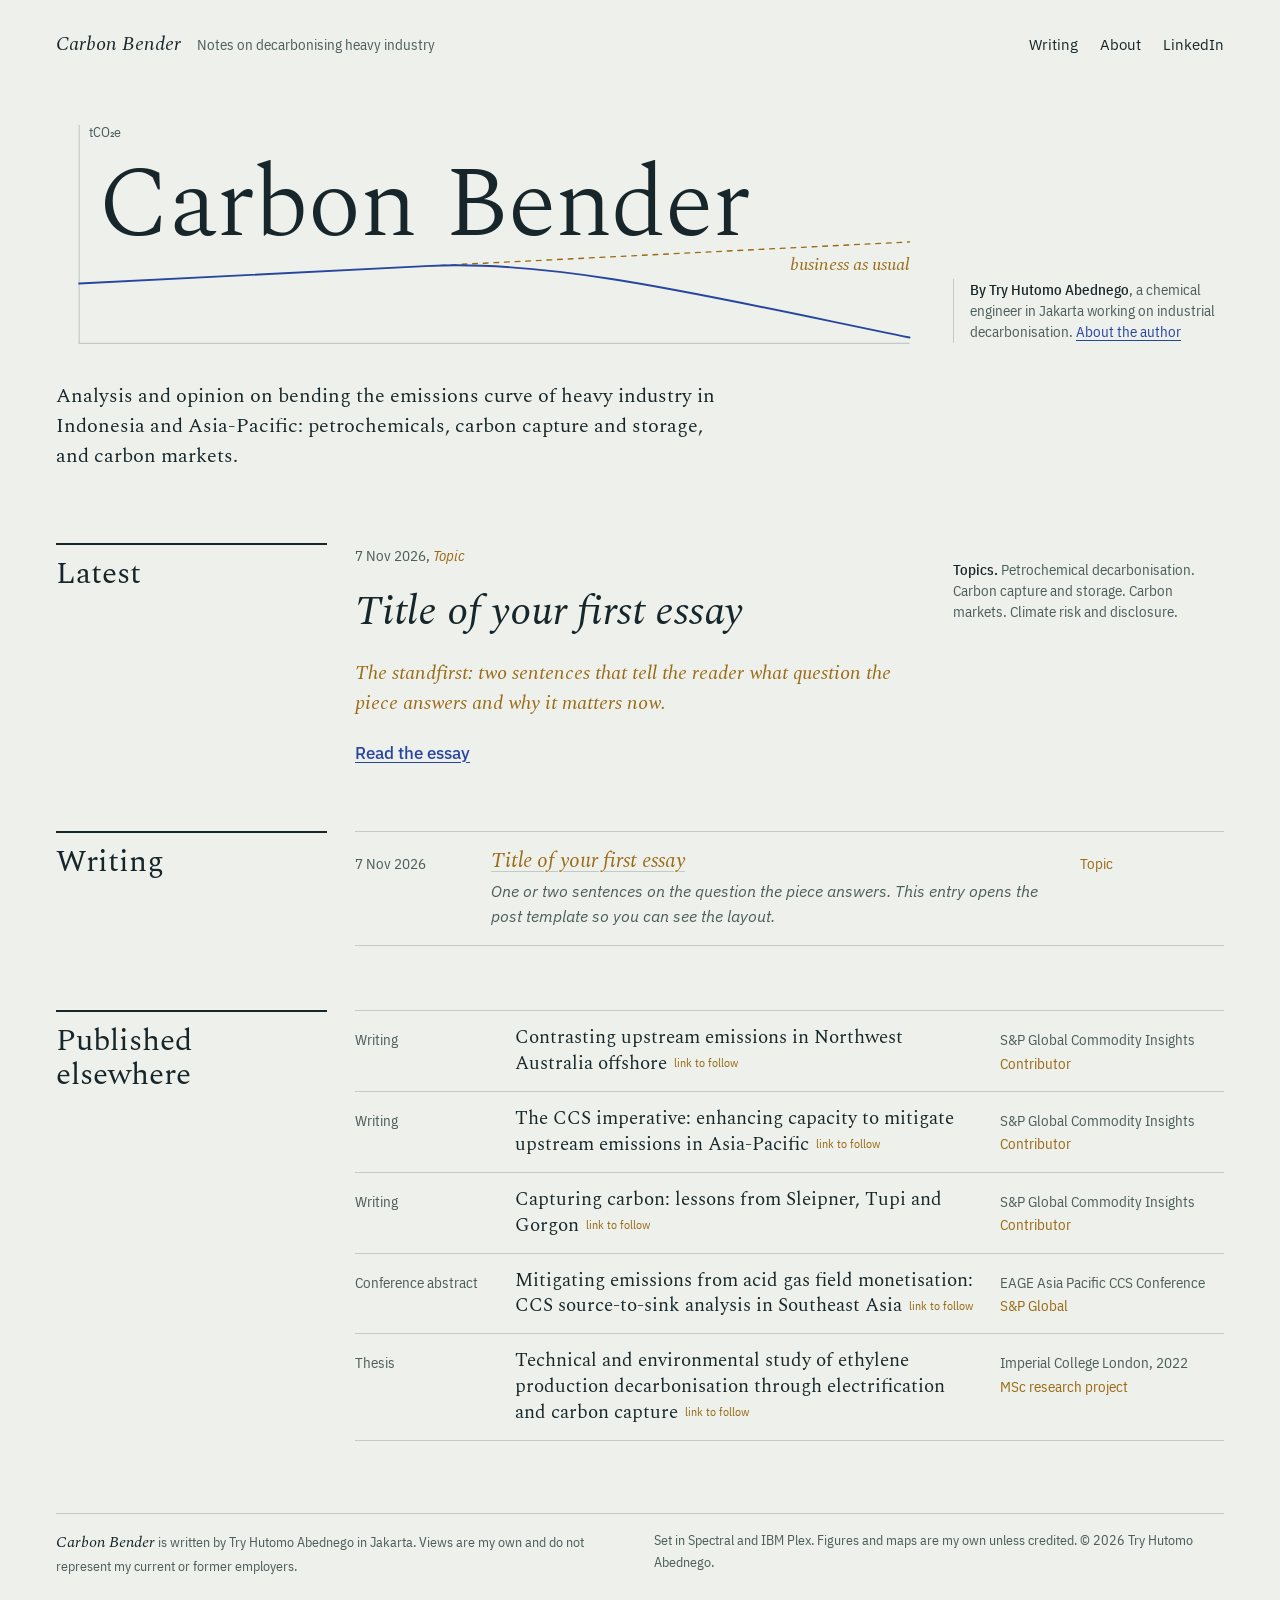
<file: index.html>
<!doctype html>
<html lang="en-GB">
<head>
<meta charset="utf-8">
<meta name="viewport" content="width=device-width, initial-scale=1, viewport-fit=cover">
<meta name="claude:viewport-fit-sides" content="cover">
<title>Carbon Bender</title>
<meta name="description" content="Analysis and opinion on decarbonising heavy industry in Indonesia and Asia-Pacific: petrochemicals, carbon capture and storage, and carbon markets.">
<meta name="author" content="Try Hutomo Abednego">
<meta property="og:site_name" content="Carbon Bender">
<meta property="og:title" content="Carbon Bender">
<meta property="og:description" content="Analysis and opinion on decarbonising heavy industry in Indonesia and Asia-Pacific: petrochemicals, carbon capture and storage, and carbon markets.">
<meta property="og:type" content="website">
<link rel="icon" href="data:image/svg+xml,%3Csvg xmlns='http://www.w3.org/2000/svg' viewBox='0 0 32 32'%3E%3Crect width='32' height='32' rx='6' fill='%23edf0eb'/%3E%3Cpath d='M4 12 L14 11 C20 10.5 23 17 28 26' fill='none' stroke='%232846a0' stroke-width='2.6' stroke-linecap='round'/%3E%3Cpath d='M14 11 L28 9' fill='none' stroke='%239a6a14' stroke-width='1.6' stroke-dasharray='2 2.4' stroke-linecap='round'/%3E%3C/svg%3E">
<link rel="preconnect" href="https://fonts.googleapis.com">
<link rel="preconnect" href="https://fonts.gstatic.com" crossorigin>
<link rel="stylesheet" href="https://fonts.googleapis.com/css2?family=IBM+Plex+Sans+Condensed:ital,wght@0,400;0,500;1,400&family=IBM+Plex+Sans:ital,wght@0,400;0,500;1,400&family=Spectral:ital,wght@0,300;0,400;0,500;1,300;1,400&display=swap">
<style>
/* Layout: drafting-sheet grid. Headings hang in a left column, text runs in the middle, notes sit in a right margin like annotations on an engineering drawing. */
:root {
  --paper: #edf0eb;      /* drafting vellum */
  --paper-2: #e3e8e2;    /* slightly deeper sheet for figure slots */
  --ink: #17262a;        /* slate ink */
  --ink-2: #4c5d5c;      /* secondary text */
  --rule: #c2cbc3;       /* pencil rules */
  --blue: #2846a0;       /* blueprint ink: links, process streams */
  --ochre: #9a6a14;      /* markup pencil: annotations */

  --f-display: "Spectral", "Iowan Old Style", Georgia, serif;
  --f-body: "IBM Plex Sans", "Segoe UI", Helvetica, Arial, sans-serif;
  --f-note: "IBM Plex Sans Condensed", "Arial Narrow", "IBM Plex Sans", sans-serif;

  --s-1: 0.8rem; --s0: 1rem; --s1: 1.25rem; --s2: 1.563rem; --s3: 1.953rem; --s4: 2.441rem;
  --gutter-x: max(16px, env(safe-area-inset-left, 0px));
  --gutter-x-r: max(16px, env(safe-area-inset-right, 0px));
}
@media (prefers-color-scheme: dark) {
  :root:not([data-theme="light"]) {
    --paper: #131b1d; --paper-2: #1a2427; --ink: #e2e8e1; --ink-2: #9aa9a5;
    --rule: #2f3c3d; --blue: #92aaf2; --ochre: #d8a64c; color-scheme: dark;
  }
}
:root[data-theme="dark"] {
  --paper: #131b1d; --paper-2: #1a2427; --ink: #e2e8e1; --ink-2: #9aa9a5;
  --rule: #2f3c3d; --blue: #92aaf2; --ochre: #d8a64c; color-scheme: dark;
}

*, *::before, *::after { box-sizing: border-box; }
html { -webkit-text-size-adjust: 100%; }
body {
  margin: 0;
  background: var(--paper);
  color: var(--ink);
  font-family: var(--f-body);
  font-size: 1.0625rem;
  line-height: 1.6;
  font-feature-settings: "kern", "liga";
}
a { color: var(--blue); text-decoration-thickness: 1px; text-underline-offset: 0.18em; }
a:hover { text-decoration-thickness: 2px; }
:focus-visible { outline: 2px solid var(--blue); outline-offset: 3px; border-radius: 2px; }
p { margin: 0; }
h1, h2, h3 { font-family: var(--f-display); font-weight: 400; margin: 0; text-wrap: balance; }

.sheet {
  max-width: 1200px;
  margin: 0 auto;
  padding-left: var(--gutter-x);
  padding-right: var(--gutter-x-r);
}
.grid {
  display: grid;
  grid-template-columns: repeat(12, minmax(0, 1fr));
  column-gap: 28px;
}
.grid > * { min-width: 0; }

/* Masthead */
.masthead {
  padding-block: 28px 0;
  display: flex;
  flex-wrap: wrap;
  align-items: baseline;
  justify-content: space-between;
  gap: 8px 32px;
}
.masthead .name { font-family: var(--f-display); font-size: var(--s1); font-weight: 500; color: var(--ink); text-decoration: none; }
.masthead .what { font-family: var(--f-note); color: var(--ink-2); font-size: 0.95rem; margin-left: 12px; }
.masthead nav { display: flex; flex-wrap: wrap; gap: 4px 22px; font-size: 0.95rem; }
.masthead nav a { color: var(--ink); text-decoration: none; border-bottom: 1px solid transparent; }
.masthead nav a:hover { border-bottom-color: var(--ink); }

/* Hero */
.hero { padding-block: 72px 40px; row-gap: 32px; }
.hero h1 {
  grid-column: 1 / span 10;
  font-weight: 300;
  font-size: clamp(2.1rem, 1.2rem + 3.6vw, 4.35rem);
  line-height: 1.06;
  letter-spacing: -0.012em;
  max-width: 19ch;
}
.hero .intro {
  grid-column: 1 / span 7;
  font-family: var(--f-display);
  font-size: var(--s1);
  line-height: 1.55;
  max-width: 36em;
  color: var(--ink);
}
.note {
  font-family: var(--f-note);
  font-size: 0.92rem;
  line-height: 1.45;
  color: var(--ink-2);
}
.note b { font-weight: 500; color: var(--ink); }
.hero .note { grid-column: 9 / span 4; align-self: end; border-left: 1px solid var(--rule); padding-left: 16px; }
.coord { font-family: var(--f-note); font-variant-numeric: tabular-nums; color: var(--ochre); font-size: 0.86rem; white-space: nowrap; }

/* Figure 1: process flow */
.flow-fig { margin: 8px 0 0; padding-block: 8px 0; }
.flow-scroll { overflow-x: auto; -webkit-overflow-scrolling: touch; padding-bottom: 4px; }
.flow-scroll svg { display: block; width: 100%; min-width: 760px; height: auto; }
.flow-fig .stroke { fill: none; stroke: var(--ink); stroke-width: 1.6; stroke-linejoin: round; stroke-linecap: round; }
.flow-fig .thin { stroke-width: 1; }
.flow-fig .stream { fill: none; stroke: var(--blue); stroke-width: 1.8; stroke-linecap: round; stroke-linejoin: round; }
.flow-fig .signal { stroke-dasharray: 6 5; }
.flow-fig .tag { fill: var(--paper); stroke: var(--blue); stroke-width: 1.2; }
.flow-fig .tagnum { fill: var(--blue); font-family: var(--f-note); font-size: 11px; font-weight: 500; text-anchor: middle; }
.flow-fig .role { fill: var(--ochre); font-family: var(--f-display); font-style: italic; font-size: 15px; text-anchor: middle; }
.flow-fig .org { fill: var(--ink); font-family: var(--f-body); font-weight: 500; font-size: 13.5px; text-anchor: middle; }
.flow-fig .yrs { fill: var(--ink-2); font-family: var(--f-note); font-size: 12.5px; text-anchor: middle; font-variant-numeric: tabular-nums; }
.flow-fig .bub { fill: var(--ink); font-family: var(--f-note); font-size: 10.5px; font-weight: 500; text-anchor: middle; }
.flow-fig .arrowhead { fill: var(--blue); }
.flow-fig .dot { fill: var(--ink-2); }
.flow-fig .fade { stroke: var(--blue); stroke-width: 1.8; fill: none; stroke-dasharray: 2 6; stroke-linecap: round; opacity: 0.7; }

@media (prefers-reduced-motion: no-preference) {
  .flow-fig .draw { stroke-dasharray: 1; stroke-dashoffset: 1; animation: draw 0.9s ease-out forwards; }
  .flow-fig .draw.signal { stroke-dasharray: none; }
  .flow-fig .draw.d1 { animation-delay: 0.2s; }
  .flow-fig .draw.d2 { animation-delay: 0.9s; }
  .flow-fig .draw.d3 { animation-delay: 1.6s; }
  .flow-fig .draw.d4 { animation-delay: 2.3s; }
  .flow-fig .tag-g { opacity: 0; animation: show 0.3s ease-out forwards; }
  .flow-fig .tag-g.d1 { animation-delay: 0.7s; } .flow-fig .tag-g.d2 { animation-delay: 1.4s; }
  .flow-fig .tag-g.d3 { animation-delay: 2.1s; } .flow-fig .tag-g.d4 { animation-delay: 2.8s; }
}
@keyframes draw { to { stroke-dashoffset: 0; } }
@keyframes show { to { opacity: 1; } }

.stream-table-wrap { overflow-x: auto; margin-top: 18px; }
.stream-table { border-collapse: collapse; width: 100%; min-width: 560px; font-size: 0.9rem; }
.stream-table caption { text-align: left; font-family: var(--f-display); font-style: italic; color: var(--ink-2); padding-bottom: 8px; font-size: 1rem; caption-side: top; }
.stream-table th, .stream-table td { text-align: left; vertical-align: top; padding: 7px 14px 7px 0; border-top: 1px solid var(--rule); }
.stream-table th { font-family: var(--f-note); font-weight: 500; color: var(--ink-2); white-space: nowrap; }
.stream-table td.n { font-family: var(--f-note); color: var(--blue); font-weight: 500; width: 2.5em; font-variant-numeric: tabular-nums; }
.stream-table td.from { font-family: var(--f-note); color: var(--ink-2); white-space: nowrap; }
.scroll-hint { display: none; font-family: var(--f-note); font-size: 0.82rem; color: var(--ochre); margin: 4px 0 0; }
figcaption.fig { font-family: var(--f-note); font-size: 0.9rem; color: var(--ink-2); margin-top: 10px; max-width: 60em; }
figcaption.fig .fn { color: var(--ink); font-weight: 500; margin-right: 0.4em; }

/* Sections */
.section { padding-block: 64px 0; row-gap: 22px; }
.section > .sh {
  grid-column: 1 / span 3;
  font-size: var(--s3);
  line-height: 1.1;
  border-top: 2px solid var(--ink);
  padding-top: 12px;
  align-self: start;
}
.section > .body { grid-column: 4 / span 6; display: flex; flex-direction: column; gap: 22px; }
.section > .side { grid-column: 10 / span 3; display: flex; flex-direction: column; gap: 18px; padding-top: 16px; }
.section > .wide { grid-column: 4 / -1; }
.lede { font-family: var(--f-display); font-size: var(--s1); line-height: 1.5; max-width: 34em; }
.rule-top { border-top: 1px solid var(--rule); padding-top: 14px; }

/* Focus list */
.focus { margin: 0; display: flex; flex-direction: column; gap: 20px; }
.focus div { display: grid; grid-template-columns: minmax(0, 11rem) minmax(0, 1fr); gap: 4px 24px; border-top: 1px solid var(--rule); padding-top: 12px; }
.focus dt { font-family: var(--f-display); font-style: italic; font-size: 1.15rem; line-height: 1.3; }
.focus dd { margin: 0; color: var(--ink); }

/* Analysis: figure slots */
.slots { display: grid; grid-template-columns: repeat(9, minmax(0, 1fr)); column-gap: 28px; row-gap: 36px; }
.slot { margin: 0; min-width: 0; }
.slot-chart { grid-column: 1 / span 6; }
.slot-chart-note { grid-column: 7 / span 3; align-self: end; }
.slot-map { grid-column: 3 / span 7; }
.slot-essay { grid-column: 1 / span 5; }
.slot .frame {
  position: relative;
  background: var(--paper-2);
  border: 1px dashed var(--rule);
  border-radius: 3px;
  max-width: 100%;
  overflow: hidden;
}
.slot-chart .frame { aspect-ratio: 16 / 10; }
.slot-map .frame { aspect-ratio: 16 / 9; }
.slot .frame img { display: none; width: 100%; height: 100%; object-fit: contain; background: var(--paper); }
.slot.has-media .frame { border-style: solid; background: var(--paper); }
.slot.has-media .frame img { display: block; }
.slot.has-media .empty { display: none; }
.slot .empty { position: absolute; inset: 0; display: flex; flex-direction: column; justify-content: flex-end; padding: 16px 18px; }
.slot .empty svg { position: absolute; inset: 0; width: 100%; height: 100%; }
.slot .empty p { position: relative; font-family: var(--f-note); font-size: 0.9rem; color: var(--ink-2); max-width: 30em; }
.slot .empty p b { color: var(--ink); font-weight: 500; }
.placeholder { color: var(--ochre); font-style: italic; }
.slot-essay .kicker { font-family: var(--f-note); color: var(--ink-2); font-size: 0.9rem; }
.slot-essay h3 { font-size: var(--s2); line-height: 1.2; margin: 6px 0 10px; }
.slot-essay p { max-width: 34em; }

/* Analysis index */
.index { list-style: none; margin: 0; padding: 0; }
.index li {
  display: grid;
  grid-template-columns: minmax(0, 8.5rem) minmax(0, 1fr) minmax(0, 14rem);
  gap: 4px 24px;
  padding-block: 14px;
  border-top: 1px solid var(--rule);
}
.index li:last-child { border-bottom: 1px solid var(--rule); }
.index .kind { font-family: var(--f-note); color: var(--ink-2); font-size: 0.92rem; padding-top: 3px; }
.index .t { font-family: var(--f-display); font-size: 1.2rem; line-height: 1.35; }
.index .t a { color: var(--ink); text-decoration-color: var(--rule); }
.index .t a:hover { color: var(--blue); text-decoration-color: var(--blue); }
.index .v { font-family: var(--f-note); color: var(--ink-2); font-size: 0.92rem; padding-top: 3px; }
.index .v .role { display: block; color: var(--ochre); }
a.pending { pointer-events: none; text-decoration: none; }
a.pending::after { content: "link to follow"; margin-left: 0.6em; font-family: var(--f-note); font-size: 0.75rem; color: var(--ochre); white-space: nowrap; vertical-align: 0.15em; }

/* Record */
.record { list-style: none; margin: 0; padding: 0; }
.record > li {
  display: grid;
  grid-template-columns: minmax(0, 7.5rem) minmax(0, 1fr);
  gap: 6px 28px;
  padding-block: 20px;
  border-top: 1px solid var(--rule);
}
.record .when { font-family: var(--f-note); font-variant-numeric: tabular-nums; color: var(--ink-2); padding-top: 4px; font-size: 0.95rem; }
.record h3 { font-size: 1.35rem; line-height: 1.25; }
.record .where { color: var(--ink-2); font-size: 0.98rem; margin-top: 2px; display: flex; flex-wrap: wrap; gap: 2px 12px; align-items: baseline; }
.record ul { margin: 10px 0 0; padding-left: 1.1em; display: flex; flex-direction: column; gap: 6px; }
.record ul li::marker { color: var(--ochre); }
.record .sub { margin-top: 8px; }
.subhead { font-family: var(--f-display); font-style: italic; font-size: 1.15rem; color: var(--ink-2); margin-top: 18px; }

/* Recognition */
.honours { list-style: none; margin: 0; padding: 0; }
.honours li { display: grid; grid-template-columns: minmax(0, 7.5rem) minmax(0, 1fr); gap: 4px 28px; padding-block: 14px; border-top: 1px solid var(--rule); }
.honours .when { font-family: var(--f-note); font-variant-numeric: tabular-nums; color: var(--ink-2); font-size: 0.95rem; padding-top: 2px; }
.honours .what { font-weight: 500; }
.honours .det { color: var(--ink-2); font-size: 0.98rem; }
.training { font-size: 0.95rem; color: var(--ink-2); }
.training b { color: var(--ink); font-weight: 500; }

/* Contact */
.contact-line { font-family: var(--f-display); font-size: clamp(1.5rem, 1.1rem + 1.6vw, 2.3rem); line-height: 1.25; font-weight: 300; max-width: 22ch; }
.contact-list { list-style: none; margin: 0; padding: 0; display: flex; flex-direction: column; gap: 10px; }
.contact-list li { display: grid; grid-template-columns: minmax(0, 6rem) minmax(0, 1fr); gap: 4px 16px; align-items: baseline; border-top: 1px solid var(--rule); padding-top: 10px; }
.contact-list .k { font-family: var(--f-note); color: var(--ink-2); font-size: 0.92rem; }
.contact-list .v { overflow-wrap: anywhere; }
.copy {
  font: inherit; font-family: var(--f-note); font-size: 0.85rem;
  color: var(--blue); background: none; border: 1px solid var(--rule); border-radius: 3px;
  padding: 1px 8px; margin-left: 8px; cursor: pointer;
}
.copy:hover { border-color: var(--blue); }

footer.colophon { padding-block: 72px 40px; }
footer.colophon .grid { border-top: 1px solid var(--rule); padding-top: 16px; row-gap: 10px; }
footer.colophon p { grid-column: span 6; font-family: var(--f-note); font-size: 0.85rem; color: var(--ink-2); }

/* Narrow screens */
@media (max-width: 900px) {
  .hero h1 { grid-column: 1 / -1; }
  .hero .intro { grid-column: 1 / -1; }
  .hero .note { grid-column: 1 / -1; }
  .section > .sh { grid-column: 1 / -1; }
  .section > .body, .section > .side, .section > .wide { grid-column: 1 / -1; }
  .section > .side { padding-top: 0; }
  .slots { grid-template-columns: minmax(0, 1fr); }
  .slot-chart, .slot-chart-note, .slot-map, .slot-essay { grid-column: 1 / -1; }
  footer.colophon p { grid-column: 1 / -1; }
}
@media (max-width: 600px) {
  .hero { padding-block: 44px 28px; }
  .section { padding-block: 48px 0; }
  .focus div, .record > li, .honours li { grid-template-columns: minmax(0, 1fr); }
  .index li { grid-template-columns: minmax(0, 1fr); gap: 2px; }
  .index .kind, .index .v { padding-top: 0; }
  .stream-table { min-width: 0; font-size: 0.85rem; }
  .stream-table td.from { white-space: normal; width: 7.5em; }
  .scroll-hint { display: block; }
  .masthead .what { display: block; margin-left: 0; }
}

/* ---------- Carbon Bender additions ---------- */
.masthead .name em { font-style: italic; font-weight: 400; }
.masthead nav a[aria-current="page"] { border-bottom-color: var(--ink); }

/* Home: the wordmark rides a bent emissions curve, with the business-as-usual line it bends away from */
.bend { padding-block: 40px 8px; row-gap: 20px; align-items: end; }
.bend .mark { grid-column: 1 / span 9; }
.bend .mark svg { display: block; width: 100%; height: auto; overflow: visible; }
.bend .mark h1 { position: absolute; width: 1px; height: 1px; overflow: hidden; clip: rect(0 0 0 0); white-space: nowrap; }
.bend-word { fill: var(--ink); font-family: var(--f-display); font-weight: 300; font-size: 104px; letter-spacing: -1px; }
.bend-curve { fill: none; stroke: var(--blue); stroke-width: 2; stroke-linecap: round; }
.bend-bau { fill: none; stroke: var(--ochre); stroke-width: 1.4; stroke-dasharray: 5 6; stroke-linecap: round; }
.bend-lbl { fill: var(--ochre); font-family: var(--f-display); font-style: italic; font-size: 19px; }
.bend-axis { fill: none; stroke: var(--rule); stroke-width: 1.2; }
.bend-unit { fill: var(--ink-2); font-family: var(--f-note); font-size: 15px; }
.bend .note { grid-column: 10 / span 3; border-left: 1px solid var(--rule); padding-left: 16px; margin-bottom: 18px; }
.bend .standfirst { grid-column: 1 / span 7; font-family: var(--f-display); font-size: var(--s1); line-height: 1.5; max-width: 34em; }
@media (prefers-reduced-motion: no-preference) {
  .bend-curve { stroke-dasharray: 1; stroke-dashoffset: 1; animation: draw 1.4s ease-out 0.2s forwards; }
}

/* Featured post */
.feature { display: flex; flex-direction: column; gap: 10px; }
.feature .meta, .post-meta { font-family: var(--f-note); color: var(--ink-2); font-size: 0.95rem; font-variant-numeric: tabular-nums; }
.feature h3 { font-size: clamp(1.7rem, 1.2rem + 1.8vw, 2.6rem); line-height: 1.12; font-weight: 400; max-width: 20ch; }
.feature h3 a { color: var(--ink); text-decoration: none; }
.feature h3 a:hover { color: var(--blue); }
.feature p.dek { font-family: var(--f-display); font-size: var(--s1); line-height: 1.5; max-width: 34em; }
.read { font-weight: 500; }

/* Writing index */
.posts { list-style: none; margin: 0; padding: 0; }
.posts li {
  display: grid;
  grid-template-columns: minmax(0, 7rem) minmax(0, 1fr) minmax(0, 9rem);
  gap: 4px 24px;
  padding-block: 16px;
  border-top: 1px solid var(--rule);
}
.posts li:last-child { border-bottom: 1px solid var(--rule); }
.posts time { font-family: var(--f-note); color: var(--ink-2); font-size: 0.92rem; font-variant-numeric: tabular-nums; padding-top: 4px; }
.posts .t { font-family: var(--f-display); font-size: 1.3rem; line-height: 1.3; }
.posts .t a { color: var(--ink); text-decoration-color: var(--rule); }
.posts .t a:hover { color: var(--blue); text-decoration-color: var(--blue); }
.posts .s { color: var(--ink-2); font-size: 0.98rem; margin-top: 4px; max-width: 40em; }
.posts .topic { font-family: var(--f-note); color: var(--ochre); font-size: 0.92rem; padding-top: 4px; }
.placeholder-row .t a, .placeholder-row .s { font-style: italic; }
.placeholder-row .t a { color: var(--ochre); }

/* About page heading */
.about-hero { padding-block: 56px 32px; }

/* Article */
.article-head { padding-block: 56px 28px; display: flex; flex-direction: column; gap: 14px; max-width: 52rem; margin-left: clamp(0px, 8vw, 9rem); }
.article-head h1 { font-weight: 300; font-size: clamp(2rem, 1.3rem + 2.8vw, 3.6rem); line-height: 1.08; letter-spacing: -0.01em; max-width: 22ch; }
.article-head .dek { font-family: var(--f-display); font-size: var(--s1); line-height: 1.5; color: var(--ink-2); max-width: 36em; }
.article-head .byline { font-family: var(--f-note); font-size: 0.95rem; color: var(--ink-2); border-top: 1px solid var(--rule); padding-top: 10px; display: flex; flex-wrap: wrap; gap: 4px 18px; }
.article-head .byline b { color: var(--ink); font-weight: 500; }
.prose {
  max-width: 40rem;
  margin-left: clamp(0px, 8vw, 9rem);
  font-family: var(--f-display);
  font-size: 1.2rem;
  line-height: 1.68;
}
.prose > * + * { margin-top: 1.1em; }
.prose h2 { font-family: var(--f-display); font-weight: 500; font-size: 1.55rem; line-height: 1.25; margin-top: 2em; }
.prose h3 { font-family: var(--f-body); font-weight: 500; font-size: 1.05rem; margin-top: 1.8em; }
.prose ul, .prose ol { padding-left: 1.2em; }
.prose li + li { margin-top: 0.4em; }
.prose li::marker { color: var(--ochre); }
.prose blockquote { margin-left: 0; padding-left: 1.1em; border-left: 2px solid var(--ochre); font-style: italic; color: var(--ink-2); }
.prose sup a { font-family: var(--f-note); font-size: 0.75em; text-decoration: none; padding: 0 1px; }
.sn {
  font-family: var(--f-note);
  font-size: 0.9rem;
  line-height: 1.45;
  color: var(--ink-2);
  border-left: 1px solid var(--rule);
  padding-left: 12px;
}
.sn b { color: var(--ink); font-weight: 500; }
.prose figure { margin-inline: 0; }
.prose figure img { display: block; width: 100%; height: auto; border: 1px solid var(--rule); background: var(--paper); }
.prose .slot .frame { aspect-ratio: 16 / 10; }
.prose figcaption.fig { margin-top: 10px; }
.tbl-wrap { overflow-x: auto; }
.prose table { border-collapse: collapse; width: 100%; font-family: var(--f-body); font-size: 0.92rem; line-height: 1.45; }
.prose th, .prose td { text-align: left; padding: 8px 14px 8px 0; border-top: 1px solid var(--rule); vertical-align: top; }
.prose th { font-family: var(--f-note); font-weight: 500; color: var(--ink-2); }
.prose td.num, .prose th.num { text-align: right; font-variant-numeric: tabular-nums; }
.sources { font-family: var(--f-note); font-size: 0.92rem; line-height: 1.5; color: var(--ink-2); padding-left: 1.4em; }
.sources li + li { margin-top: 0.4em; }
.endmatter { border-top: 2px solid var(--ink); padding-top: 12px; margin-top: 3em; }
.endmatter .k { font-family: var(--f-body); font-weight: 500; font-size: 1rem; }
.article-foot { max-width: 40rem; margin-left: clamp(0px, 8vw, 9rem); margin-top: 48px; display: flex; flex-wrap: wrap; justify-content: space-between; gap: 12px; font-size: 0.98rem; }

@media (min-width: 1100px) {
  .sn { float: right; clear: right; width: 15rem; margin-right: -18rem; margin-top: 0.3em; }
  .prose figure.wide { margin-right: -12rem; }
}
@media (max-width: 1099px) {
  .sn { margin-block: 1em; }
}

/* Footer */
.colophon .brand { font-family: var(--f-display); font-style: italic; color: var(--ink); font-size: 1rem; }

@media (max-width: 900px) {
  .bend .mark, .bend .note, .bend .standfirst { grid-column: 1 / -1; }
  .bend .note { margin-bottom: 0; }
}
@media (max-width: 600px) {
  .posts li { grid-template-columns: minmax(0, 1fr); gap: 2px; }
  .posts time, .posts .topic { padding-top: 0; }
}
</style>
</head>
<body>
<div class="sheet">
  <header class="masthead">
    <div>
      <a class="name" href="index.html"><em>Carbon Bender</em></a>
      <span class="what">Notes on decarbonising heavy industry</span>
    </div>
    <nav aria-label="Site">
      <a href="index.html#writing">Writing</a>
      <a href="about.html">About</a>
      <a href="https://www.linkedin.com/in/tryabednego/" rel="noopener">LinkedIn</a>
    </nav>
  </header>

  <section class="bend grid" aria-label="Carbon Bender">
    <div class="mark">
      <h1>Carbon Bender</h1>
      <svg viewBox="0 0 900 270" xmlns="http://www.w3.org/2000/svg" aria-hidden="true">
        <path class="bend-axis" d="M24,26 V252 H884"/>
        <text class="bend-unit" x="34" y="38">tCO₂e</text>
        <text class="bend-word" id="cb-carbon" x="44" y="140">Carbon</text>
        <text class="bend-word" id="cb-bender" x="402" y="140">Bender</text>
        <path class="bend-bau" id="cb-bau" d="M385,172 L884,147"/>
        <path class="bend-curve" id="cb-curve" pathLength="1" d="M24,190 L385,172 C520,165 680,205 884,246"/>
        <text class="bend-lbl" x="884" y="176" text-anchor="end">business as usual</text>
      </svg>
    </div>
    <p class="note">
      <b>By Try Hutomo Abednego</b>, a chemical engineer in Jakarta working on industrial decarbonisation. <a href="about.html">About the author</a>
    </p>
    <p class="standfirst">Analysis and opinion on bending the emissions curve of heavy industry in Indonesia and Asia-Pacific: petrochemicals, carbon capture and storage, and carbon markets.</p>
  </section>

  <section class="section grid" id="latest" aria-labelledby="latest-h">
    <h2 class="sh" id="latest-h">Latest</h2>
    <!-- LATEST: point this at your newest piece (same details as the top entry under Writing). -->
    <article class="body feature">
      <p class="meta"><time datetime="2026-11-07">7 Nov 2026</time>, <span class="placeholder">Topic</span></p>
      <h3><a href="writing/new-post-template.html" class="placeholder">Title of your first essay</a></h3>
      <p class="dek placeholder">The standfirst: two sentences that tell the reader what question the piece answers and why it matters now.</p>
      <p><a class="read" href="writing/new-post-template.html">Read the essay</a></p>
    </article>
    <div class="side">
      <p class="note"><b>Topics.</b> Petrochemical decarbonisation. Carbon capture and storage. Carbon markets. Climate risk and disclosure.</p>
    </div>
  </section>

  <section class="section grid" id="writing" aria-labelledby="writing-h">
    <h2 class="sh" id="writing-h">Writing</h2>
    <div class="wide">
      <ul class="posts" aria-label="All writing">
        <!-- NEW POSTS GO HERE, newest at the top. Copy the whole <li> ... </li> block below and change the date, link, title, summary and topic. -->
        <li class="placeholder-row">
          <time datetime="2026-11-07">7 Nov 2026</time>
          <div>
            <p class="t"><a href="writing/new-post-template.html">Title of your first essay</a></p>
            <p class="s">One or two sentences on the question the piece answers. This entry opens the post template so you can see the layout.</p>
          </div>
          <span class="topic">Topic</span>
        </li>
      </ul>
    </div>
  </section>

  <section class="section grid" id="elsewhere" aria-labelledby="elsewhere-h">
    <h2 class="sh" id="elsewhere-h">Published elsewhere</h2>
    <div class="wide">
      <ul class="index" aria-label="Published elsewhere">
        <!-- To add a link: replace ADD-LINK-HERE with the full web address, keeping the quotation marks. -->
        <li>
          <span class="kind">Writing</span>
          <span class="t"><a href="ADD-LINK-HERE">Contrasting upstream emissions in Northwest Australia offshore</a></span>
          <span class="v">S&amp;P Global Commodity Insights<span class="role">Contributor</span></span>
        </li>
        <li>
          <span class="kind">Writing</span>
          <span class="t"><a href="ADD-LINK-HERE">The CCS imperative: enhancing capacity to mitigate upstream emissions in Asia-Pacific</a></span>
          <span class="v">S&amp;P Global Commodity Insights<span class="role">Contributor</span></span>
        </li>
        <li>
          <span class="kind">Writing</span>
          <span class="t"><a href="ADD-LINK-HERE">Capturing carbon: lessons from Sleipner, Tupi and Gorgon</a></span>
          <span class="v">S&amp;P Global Commodity Insights<span class="role">Contributor</span></span>
        </li>
        <li>
          <span class="kind">Conference abstract</span>
          <span class="t"><a href="ADD-LINK-HERE">Mitigating emissions from acid gas field monetisation: CCS source-to-sink analysis in Southeast Asia</a></span>
          <span class="v">EAGE Asia Pacific CCS Conference<span class="role">S&amp;P Global</span></span>
        </li>
        <li>
          <span class="kind">Thesis</span>
          <span class="t"><a href="ADD-LINK-HERE">Technical and environmental study of ethylene production decarbonisation through electrification and carbon capture</a></span>
          <span class="v">Imperial College London, 2022<span class="role">MSc research project</span></span>
        </li>
      </ul>
    </div>
  </section>

  <footer class="colophon">
    <div class="grid">
      <p><span class="brand">Carbon Bender</span> is written by Try Hutomo Abednego in Jakarta. Views are my own and do not represent my current or former employers.</p>
      <p>Set in Spectral and IBM Plex. Figures and maps are my own unless credited. © 2026 Try Hutomo Abednego.</p>
    </div>
  </footer>
</div>
<script>
  // Wordmark: place "Bender" after "Carbon" and start the bend in the gap between the words.
  function fitBend() {
    var c = document.getElementById('cb-carbon'), b = document.getElementById('cb-bender');
    if (!c || !b || !c.getComputedTextLength) return;
    var w = c.getComputedTextLength(); if (!w) return;
    var gap = 30, k = 44 + w + gap / 2, y = 190 - 0.05 * (k - 24);
    b.setAttribute('x', (44 + w + gap).toFixed(1));
    document.getElementById('cb-curve').setAttribute('d', 'M24,190 L' + k.toFixed(1) + ',' + y.toFixed(1) + ' C' + (k + 135).toFixed(1) + ',' + (y - 6).toFixed(1) + ' ' + (k + 295).toFixed(1) + ',' + (y + 33).toFixed(1) + ' 884,246');
    document.getElementById('cb-bau').setAttribute('d', 'M' + k.toFixed(1) + ',' + y.toFixed(1) + ' L884,' + (y - 0.05 * (884 - k)).toFixed(1));
  }
  fitBend();
  if (document.fonts && document.fonts.ready) document.fonts.ready.then(fitBend);
  // Links still marked ADD-LINK-HERE show as plain text with a small "link to follow" note.
  document.querySelectorAll('a[href*="ADD-LINK"]').forEach(function (a) {
    a.classList.add('pending'); a.setAttribute('aria-disabled', 'true'); a.removeAttribute('href');
  });
  // Image slots: show the picture once it has loaded, otherwise keep the dashed placeholder.
  document.querySelectorAll('.slot img').forEach(function (img) {
    if (img.complete && img.naturalWidth > 0) img.closest('.slot').classList.add('has-media');
  });
  var btn = document.getElementById('copy-email');
  if (btn) btn.addEventListener('click', function () {
    var el = document.getElementById('email'), text = el.textContent;
    var done = function () { btn.textContent = 'Copied'; setTimeout(function () { btn.textContent = 'Copy'; }, 1600); };
    var fallback = function () { var r = document.createRange(); r.selectNodeContents(el); var s = window.getSelection(); s.removeAllRanges(); s.addRange(r); btn.textContent = 'Selected'; };
    if (navigator.clipboard && navigator.clipboard.writeText) navigator.clipboard.writeText(text).then(done, fallback); else fallback();
  });
</script>
</body>
</html>
</file>
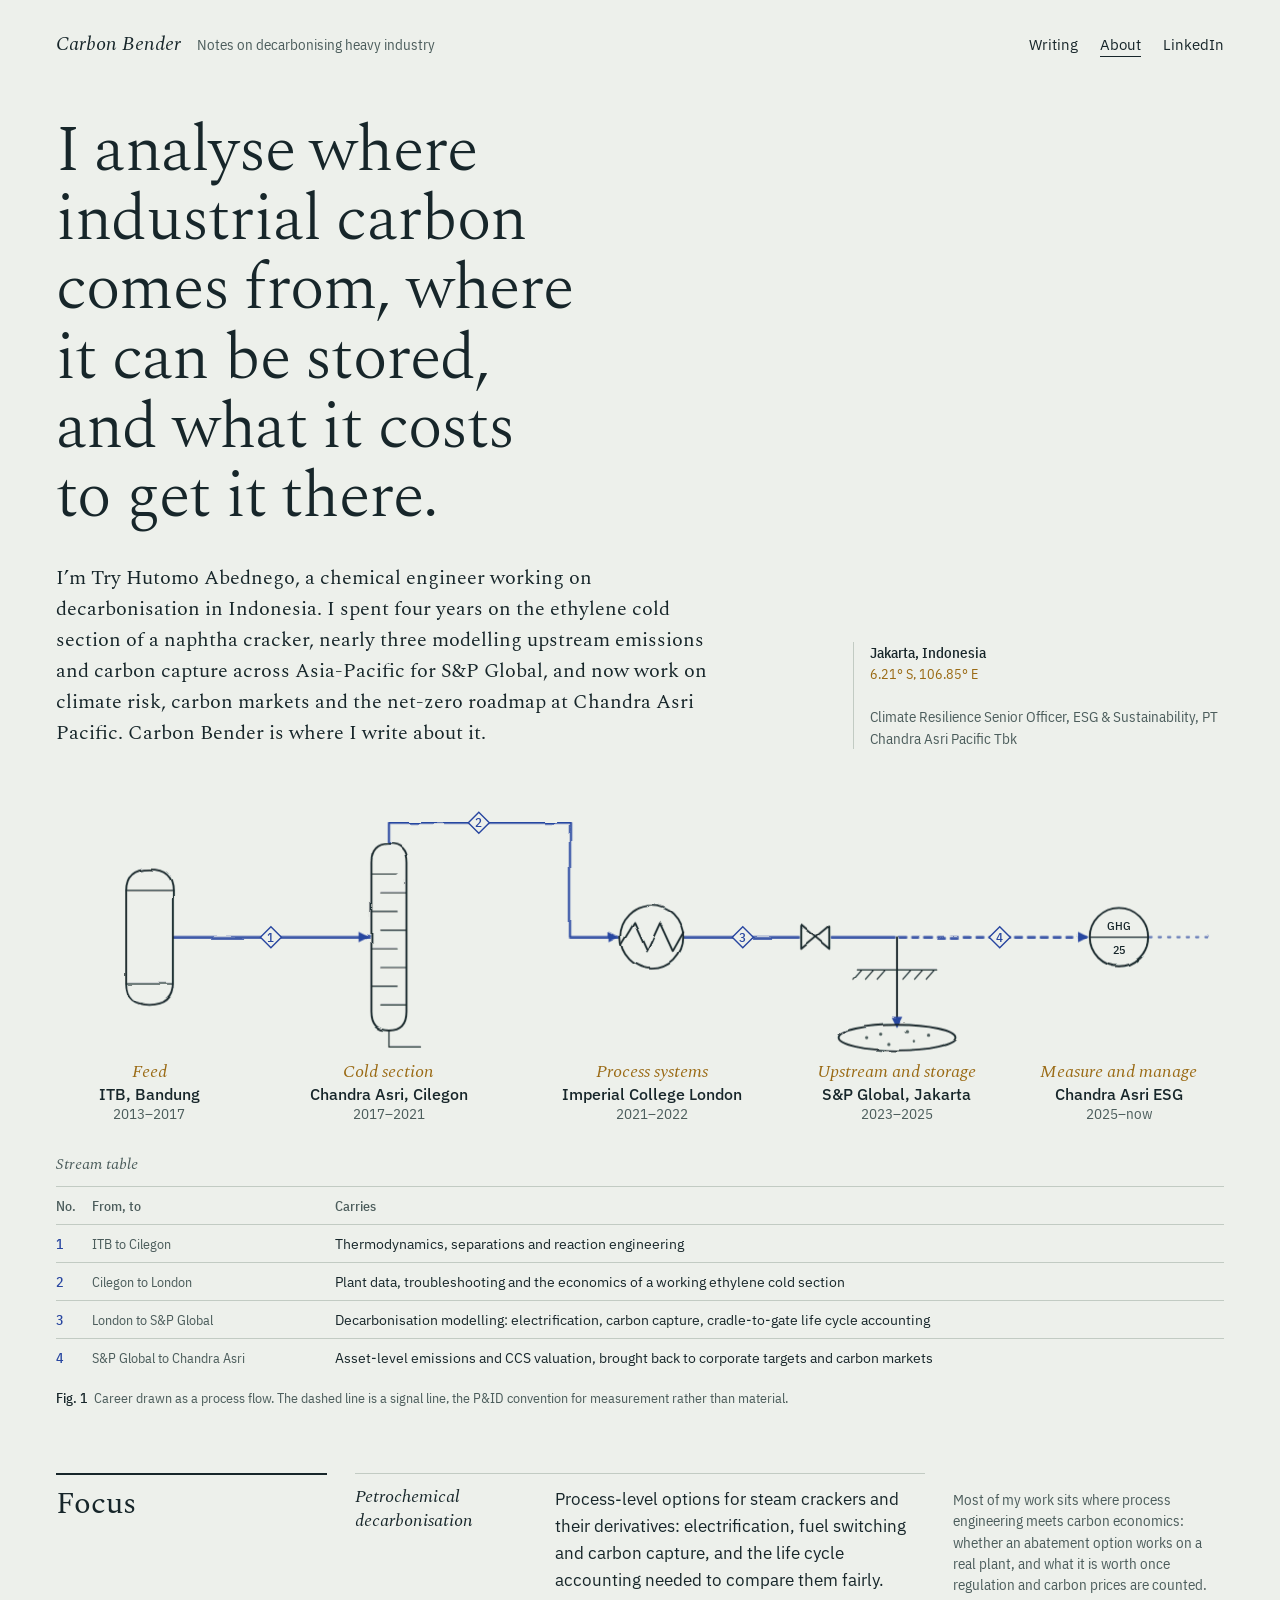
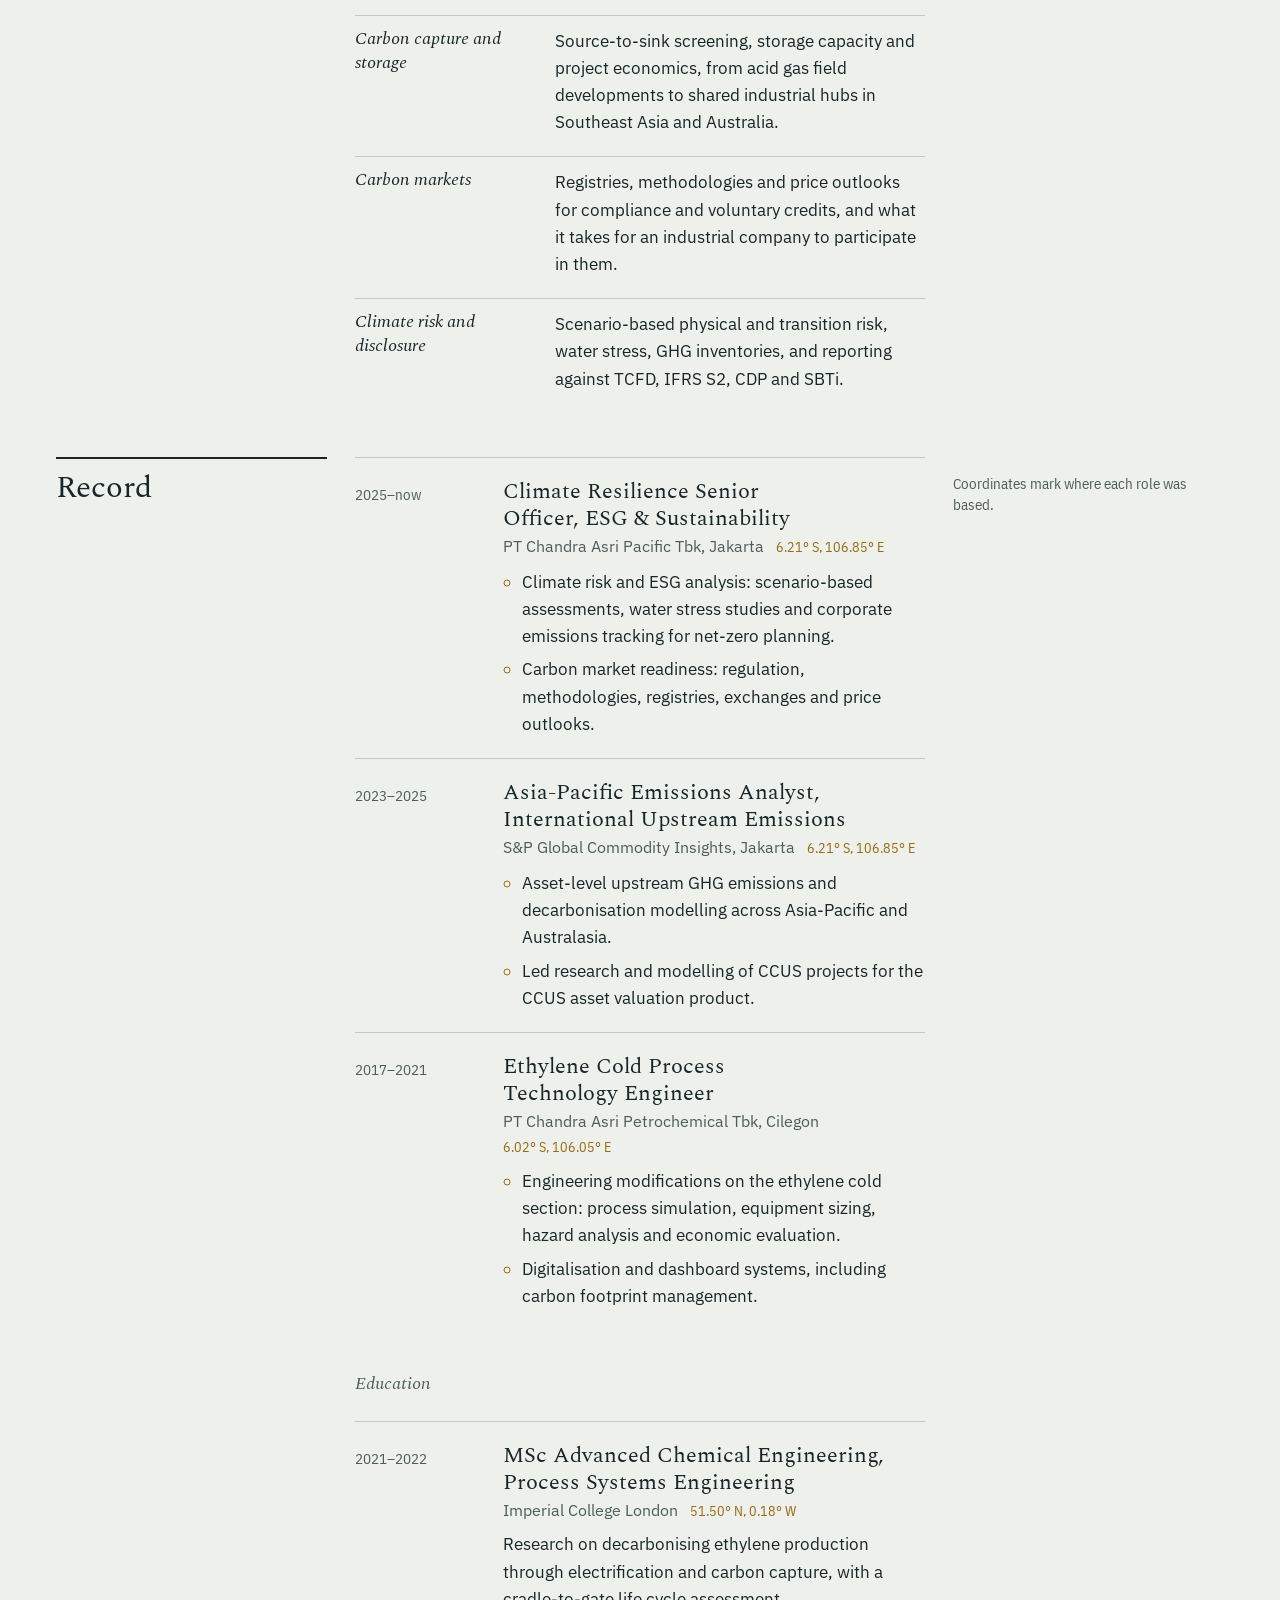
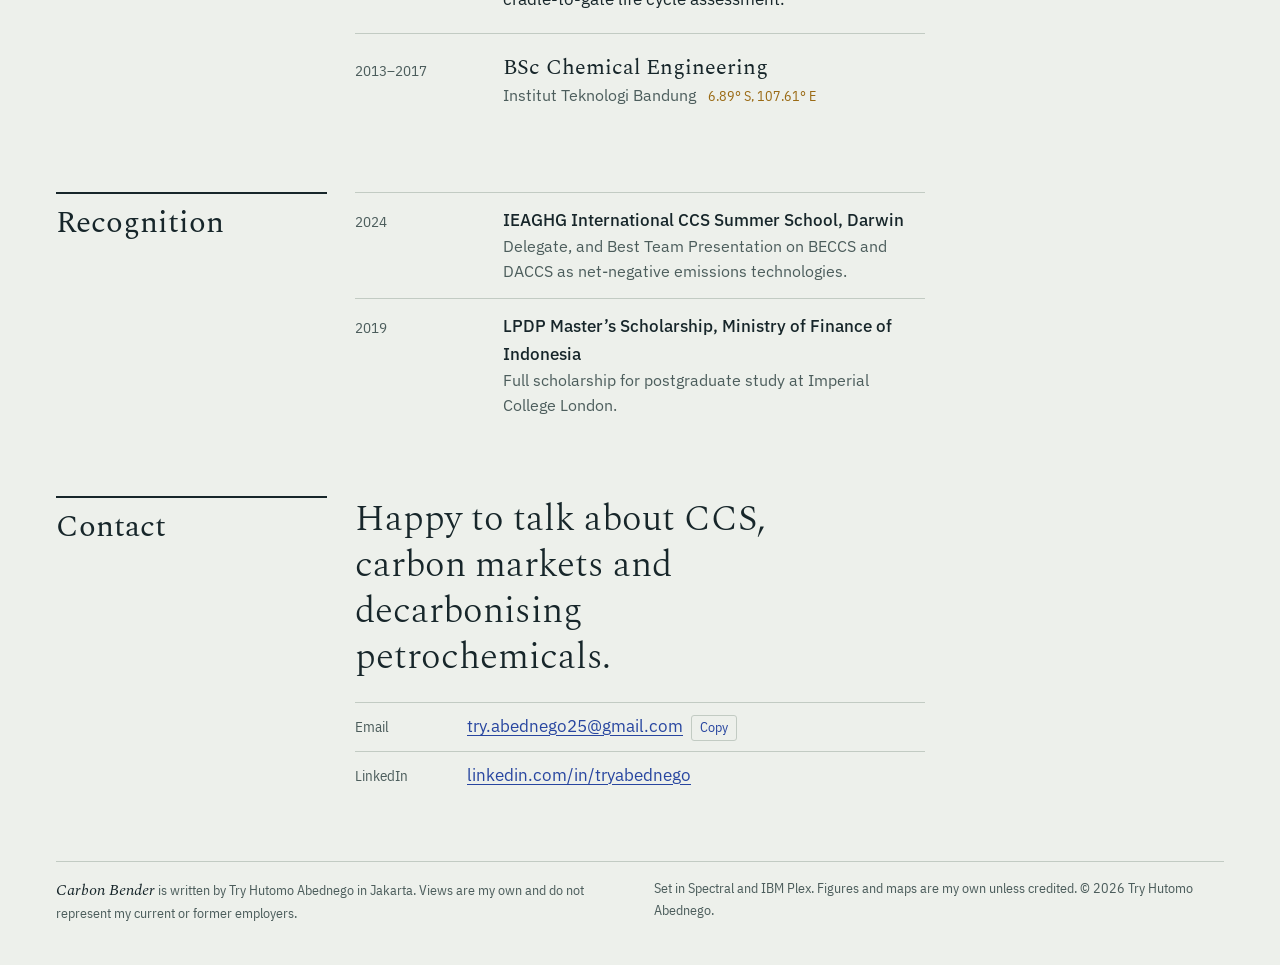
<file: about.html>
<!doctype html>
<html lang="en-GB">
<head>
<meta charset="utf-8">
<meta name="viewport" content="width=device-width, initial-scale=1, viewport-fit=cover">
<meta name="claude:viewport-fit-sides" content="cover">
<title>About | Carbon Bender</title>
<meta name="description" content="Try Hutomo Abednego is a chemical engineer in Jakarta working on petrochemical decarbonisation, carbon capture and storage, and carbon markets.">
<meta name="author" content="Try Hutomo Abednego">
<meta property="og:site_name" content="Carbon Bender">
<meta property="og:title" content="About | Carbon Bender">
<meta property="og:description" content="Try Hutomo Abednego is a chemical engineer in Jakarta working on petrochemical decarbonisation, carbon capture and storage, and carbon markets.">
<meta property="og:type" content="website">
<link rel="icon" href="data:image/svg+xml,%3Csvg xmlns='http://www.w3.org/2000/svg' viewBox='0 0 32 32'%3E%3Crect width='32' height='32' rx='6' fill='%23edf0eb'/%3E%3Cpath d='M4 12 L14 11 C20 10.5 23 17 28 26' fill='none' stroke='%232846a0' stroke-width='2.6' stroke-linecap='round'/%3E%3Cpath d='M14 11 L28 9' fill='none' stroke='%239a6a14' stroke-width='1.6' stroke-dasharray='2 2.4' stroke-linecap='round'/%3E%3C/svg%3E">
<link rel="preconnect" href="https://fonts.googleapis.com">
<link rel="preconnect" href="https://fonts.gstatic.com" crossorigin>
<link rel="stylesheet" href="https://fonts.googleapis.com/css2?family=IBM+Plex+Sans+Condensed:ital,wght@0,400;0,500;1,400&family=IBM+Plex+Sans:ital,wght@0,400;0,500;1,400&family=Spectral:ital,wght@0,300;0,400;0,500;1,300;1,400&display=swap">
<style>
/* Layout: drafting-sheet grid. Headings hang in a left column, text runs in the middle, notes sit in a right margin like annotations on an engineering drawing. */
:root {
  --paper: #edf0eb;      /* drafting vellum */
  --paper-2: #e3e8e2;    /* slightly deeper sheet for figure slots */
  --ink: #17262a;        /* slate ink */
  --ink-2: #4c5d5c;      /* secondary text */
  --rule: #c2cbc3;       /* pencil rules */
  --blue: #2846a0;       /* blueprint ink: links, process streams */
  --ochre: #9a6a14;      /* markup pencil: annotations */

  --f-display: "Spectral", "Iowan Old Style", Georgia, serif;
  --f-body: "IBM Plex Sans", "Segoe UI", Helvetica, Arial, sans-serif;
  --f-note: "IBM Plex Sans Condensed", "Arial Narrow", "IBM Plex Sans", sans-serif;

  --s-1: 0.8rem; --s0: 1rem; --s1: 1.25rem; --s2: 1.563rem; --s3: 1.953rem; --s4: 2.441rem;
  --gutter-x: max(16px, env(safe-area-inset-left, 0px));
  --gutter-x-r: max(16px, env(safe-area-inset-right, 0px));
}
@media (prefers-color-scheme: dark) {
  :root:not([data-theme="light"]) {
    --paper: #131b1d; --paper-2: #1a2427; --ink: #e2e8e1; --ink-2: #9aa9a5;
    --rule: #2f3c3d; --blue: #92aaf2; --ochre: #d8a64c; color-scheme: dark;
  }
}
:root[data-theme="dark"] {
  --paper: #131b1d; --paper-2: #1a2427; --ink: #e2e8e1; --ink-2: #9aa9a5;
  --rule: #2f3c3d; --blue: #92aaf2; --ochre: #d8a64c; color-scheme: dark;
}

*, *::before, *::after { box-sizing: border-box; }
html { -webkit-text-size-adjust: 100%; }
body {
  margin: 0;
  background: var(--paper);
  color: var(--ink);
  font-family: var(--f-body);
  font-size: 1.0625rem;
  line-height: 1.6;
  font-feature-settings: "kern", "liga";
}
a { color: var(--blue); text-decoration-thickness: 1px; text-underline-offset: 0.18em; }
a:hover { text-decoration-thickness: 2px; }
:focus-visible { outline: 2px solid var(--blue); outline-offset: 3px; border-radius: 2px; }
p { margin: 0; }
h1, h2, h3 { font-family: var(--f-display); font-weight: 400; margin: 0; text-wrap: balance; }

.sheet {
  max-width: 1200px;
  margin: 0 auto;
  padding-left: var(--gutter-x);
  padding-right: var(--gutter-x-r);
}
.grid {
  display: grid;
  grid-template-columns: repeat(12, minmax(0, 1fr));
  column-gap: 28px;
}
.grid > * { min-width: 0; }

/* Masthead */
.masthead {
  padding-block: 28px 0;
  display: flex;
  flex-wrap: wrap;
  align-items: baseline;
  justify-content: space-between;
  gap: 8px 32px;
}
.masthead .name { font-family: var(--f-display); font-size: var(--s1); font-weight: 500; color: var(--ink); text-decoration: none; }
.masthead .what { font-family: var(--f-note); color: var(--ink-2); font-size: 0.95rem; margin-left: 12px; }
.masthead nav { display: flex; flex-wrap: wrap; gap: 4px 22px; font-size: 0.95rem; }
.masthead nav a { color: var(--ink); text-decoration: none; border-bottom: 1px solid transparent; }
.masthead nav a:hover { border-bottom-color: var(--ink); }

/* Hero */
.hero { padding-block: 72px 40px; row-gap: 32px; }
.hero h1 {
  grid-column: 1 / span 10;
  font-weight: 300;
  font-size: clamp(2.1rem, 1.2rem + 3.6vw, 4.35rem);
  line-height: 1.06;
  letter-spacing: -0.012em;
  max-width: 19ch;
}
.hero .intro {
  grid-column: 1 / span 7;
  font-family: var(--f-display);
  font-size: var(--s1);
  line-height: 1.55;
  max-width: 36em;
  color: var(--ink);
}
.note {
  font-family: var(--f-note);
  font-size: 0.92rem;
  line-height: 1.45;
  color: var(--ink-2);
}
.note b { font-weight: 500; color: var(--ink); }
.hero .note { grid-column: 9 / span 4; align-self: end; border-left: 1px solid var(--rule); padding-left: 16px; }
.coord { font-family: var(--f-note); font-variant-numeric: tabular-nums; color: var(--ochre); font-size: 0.86rem; white-space: nowrap; }

/* Figure 1: process flow */
.flow-fig { margin: 8px 0 0; padding-block: 8px 0; }
.flow-scroll { overflow-x: auto; -webkit-overflow-scrolling: touch; padding-bottom: 4px; }
.flow-scroll svg { display: block; width: 100%; min-width: 760px; height: auto; }
.flow-fig .stroke { fill: none; stroke: var(--ink); stroke-width: 1.6; stroke-linejoin: round; stroke-linecap: round; }
.flow-fig .thin { stroke-width: 1; }
.flow-fig .stream { fill: none; stroke: var(--blue); stroke-width: 1.8; stroke-linecap: round; stroke-linejoin: round; }
.flow-fig .signal { stroke-dasharray: 6 5; }
.flow-fig .tag { fill: var(--paper); stroke: var(--blue); stroke-width: 1.2; }
.flow-fig .tagnum { fill: var(--blue); font-family: var(--f-note); font-size: 11px; font-weight: 500; text-anchor: middle; }
.flow-fig .role { fill: var(--ochre); font-family: var(--f-display); font-style: italic; font-size: 15px; text-anchor: middle; }
.flow-fig .org { fill: var(--ink); font-family: var(--f-body); font-weight: 500; font-size: 13.5px; text-anchor: middle; }
.flow-fig .yrs { fill: var(--ink-2); font-family: var(--f-note); font-size: 12.5px; text-anchor: middle; font-variant-numeric: tabular-nums; }
.flow-fig .bub { fill: var(--ink); font-family: var(--f-note); font-size: 10.5px; font-weight: 500; text-anchor: middle; }
.flow-fig .arrowhead { fill: var(--blue); }
.flow-fig .dot { fill: var(--ink-2); }
.flow-fig .fade { stroke: var(--blue); stroke-width: 1.8; fill: none; stroke-dasharray: 2 6; stroke-linecap: round; opacity: 0.7; }

@media (prefers-reduced-motion: no-preference) {
  .flow-fig .draw { stroke-dasharray: 1; stroke-dashoffset: 1; animation: draw 0.9s ease-out forwards; }
  .flow-fig .draw.signal { stroke-dasharray: none; }
  .flow-fig .draw.d1 { animation-delay: 0.2s; }
  .flow-fig .draw.d2 { animation-delay: 0.9s; }
  .flow-fig .draw.d3 { animation-delay: 1.6s; }
  .flow-fig .draw.d4 { animation-delay: 2.3s; }
  .flow-fig .tag-g { opacity: 0; animation: show 0.3s ease-out forwards; }
  .flow-fig .tag-g.d1 { animation-delay: 0.7s; } .flow-fig .tag-g.d2 { animation-delay: 1.4s; }
  .flow-fig .tag-g.d3 { animation-delay: 2.1s; } .flow-fig .tag-g.d4 { animation-delay: 2.8s; }
}
@keyframes draw { to { stroke-dashoffset: 0; } }
@keyframes show { to { opacity: 1; } }

.stream-table-wrap { overflow-x: auto; margin-top: 18px; }
.stream-table { border-collapse: collapse; width: 100%; min-width: 560px; font-size: 0.9rem; }
.stream-table caption { text-align: left; font-family: var(--f-display); font-style: italic; color: var(--ink-2); padding-bottom: 8px; font-size: 1rem; caption-side: top; }
.stream-table th, .stream-table td { text-align: left; vertical-align: top; padding: 7px 14px 7px 0; border-top: 1px solid var(--rule); }
.stream-table th { font-family: var(--f-note); font-weight: 500; color: var(--ink-2); white-space: nowrap; }
.stream-table td.n { font-family: var(--f-note); color: var(--blue); font-weight: 500; width: 2.5em; font-variant-numeric: tabular-nums; }
.stream-table td.from { font-family: var(--f-note); color: var(--ink-2); white-space: nowrap; }
.scroll-hint { display: none; font-family: var(--f-note); font-size: 0.82rem; color: var(--ochre); margin: 4px 0 0; }
figcaption.fig { font-family: var(--f-note); font-size: 0.9rem; color: var(--ink-2); margin-top: 10px; max-width: 60em; }
figcaption.fig .fn { color: var(--ink); font-weight: 500; margin-right: 0.4em; }

/* Sections */
.section { padding-block: 64px 0; row-gap: 22px; }
.section > .sh {
  grid-column: 1 / span 3;
  font-size: var(--s3);
  line-height: 1.1;
  border-top: 2px solid var(--ink);
  padding-top: 12px;
  align-self: start;
}
.section > .body { grid-column: 4 / span 6; display: flex; flex-direction: column; gap: 22px; }
.section > .side { grid-column: 10 / span 3; display: flex; flex-direction: column; gap: 18px; padding-top: 16px; }
.section > .wide { grid-column: 4 / -1; }
.lede { font-family: var(--f-display); font-size: var(--s1); line-height: 1.5; max-width: 34em; }
.rule-top { border-top: 1px solid var(--rule); padding-top: 14px; }

/* Focus list */
.focus { margin: 0; display: flex; flex-direction: column; gap: 20px; }
.focus div { display: grid; grid-template-columns: minmax(0, 11rem) minmax(0, 1fr); gap: 4px 24px; border-top: 1px solid var(--rule); padding-top: 12px; }
.focus dt { font-family: var(--f-display); font-style: italic; font-size: 1.15rem; line-height: 1.3; }
.focus dd { margin: 0; color: var(--ink); }

/* Analysis: figure slots */
.slots { display: grid; grid-template-columns: repeat(9, minmax(0, 1fr)); column-gap: 28px; row-gap: 36px; }
.slot { margin: 0; min-width: 0; }
.slot-chart { grid-column: 1 / span 6; }
.slot-chart-note { grid-column: 7 / span 3; align-self: end; }
.slot-map { grid-column: 3 / span 7; }
.slot-essay { grid-column: 1 / span 5; }
.slot .frame {
  position: relative;
  background: var(--paper-2);
  border: 1px dashed var(--rule);
  border-radius: 3px;
  max-width: 100%;
  overflow: hidden;
}
.slot-chart .frame { aspect-ratio: 16 / 10; }
.slot-map .frame { aspect-ratio: 16 / 9; }
.slot .frame img { display: none; width: 100%; height: 100%; object-fit: contain; background: var(--paper); }
.slot.has-media .frame { border-style: solid; background: var(--paper); }
.slot.has-media .frame img { display: block; }
.slot.has-media .empty { display: none; }
.slot .empty { position: absolute; inset: 0; display: flex; flex-direction: column; justify-content: flex-end; padding: 16px 18px; }
.slot .empty svg { position: absolute; inset: 0; width: 100%; height: 100%; }
.slot .empty p { position: relative; font-family: var(--f-note); font-size: 0.9rem; color: var(--ink-2); max-width: 30em; }
.slot .empty p b { color: var(--ink); font-weight: 500; }
.placeholder { color: var(--ochre); font-style: italic; }
.slot-essay .kicker { font-family: var(--f-note); color: var(--ink-2); font-size: 0.9rem; }
.slot-essay h3 { font-size: var(--s2); line-height: 1.2; margin: 6px 0 10px; }
.slot-essay p { max-width: 34em; }

/* Analysis index */
.index { list-style: none; margin: 0; padding: 0; }
.index li {
  display: grid;
  grid-template-columns: minmax(0, 8.5rem) minmax(0, 1fr) minmax(0, 14rem);
  gap: 4px 24px;
  padding-block: 14px;
  border-top: 1px solid var(--rule);
}
.index li:last-child { border-bottom: 1px solid var(--rule); }
.index .kind { font-family: var(--f-note); color: var(--ink-2); font-size: 0.92rem; padding-top: 3px; }
.index .t { font-family: var(--f-display); font-size: 1.2rem; line-height: 1.35; }
.index .t a { color: var(--ink); text-decoration-color: var(--rule); }
.index .t a:hover { color: var(--blue); text-decoration-color: var(--blue); }
.index .v { font-family: var(--f-note); color: var(--ink-2); font-size: 0.92rem; padding-top: 3px; }
.index .v .role { display: block; color: var(--ochre); }
a.pending { pointer-events: none; text-decoration: none; }
a.pending::after { content: "link to follow"; margin-left: 0.6em; font-family: var(--f-note); font-size: 0.75rem; color: var(--ochre); white-space: nowrap; vertical-align: 0.15em; }

/* Record */
.record { list-style: none; margin: 0; padding: 0; }
.record > li {
  display: grid;
  grid-template-columns: minmax(0, 7.5rem) minmax(0, 1fr);
  gap: 6px 28px;
  padding-block: 20px;
  border-top: 1px solid var(--rule);
}
.record .when { font-family: var(--f-note); font-variant-numeric: tabular-nums; color: var(--ink-2); padding-top: 4px; font-size: 0.95rem; }
.record h3 { font-size: 1.35rem; line-height: 1.25; }
.record .where { color: var(--ink-2); font-size: 0.98rem; margin-top: 2px; display: flex; flex-wrap: wrap; gap: 2px 12px; align-items: baseline; }
.record ul { margin: 10px 0 0; padding-left: 1.1em; display: flex; flex-direction: column; gap: 6px; }
.record ul li::marker { color: var(--ochre); }
.record .sub { margin-top: 8px; }
.subhead { font-family: var(--f-display); font-style: italic; font-size: 1.15rem; color: var(--ink-2); margin-top: 18px; }

/* Recognition */
.honours { list-style: none; margin: 0; padding: 0; }
.honours li { display: grid; grid-template-columns: minmax(0, 7.5rem) minmax(0, 1fr); gap: 4px 28px; padding-block: 14px; border-top: 1px solid var(--rule); }
.honours .when { font-family: var(--f-note); font-variant-numeric: tabular-nums; color: var(--ink-2); font-size: 0.95rem; padding-top: 2px; }
.honours .what { font-weight: 500; }
.honours .det { color: var(--ink-2); font-size: 0.98rem; }
.training { font-size: 0.95rem; color: var(--ink-2); }
.training b { color: var(--ink); font-weight: 500; }

/* Contact */
.contact-line { font-family: var(--f-display); font-size: clamp(1.5rem, 1.1rem + 1.6vw, 2.3rem); line-height: 1.25; font-weight: 300; max-width: 22ch; }
.contact-list { list-style: none; margin: 0; padding: 0; display: flex; flex-direction: column; gap: 10px; }
.contact-list li { display: grid; grid-template-columns: minmax(0, 6rem) minmax(0, 1fr); gap: 4px 16px; align-items: baseline; border-top: 1px solid var(--rule); padding-top: 10px; }
.contact-list .k { font-family: var(--f-note); color: var(--ink-2); font-size: 0.92rem; }
.contact-list .v { overflow-wrap: anywhere; }
.copy {
  font: inherit; font-family: var(--f-note); font-size: 0.85rem;
  color: var(--blue); background: none; border: 1px solid var(--rule); border-radius: 3px;
  padding: 1px 8px; margin-left: 8px; cursor: pointer;
}
.copy:hover { border-color: var(--blue); }

footer.colophon { padding-block: 72px 40px; }
footer.colophon .grid { border-top: 1px solid var(--rule); padding-top: 16px; row-gap: 10px; }
footer.colophon p { grid-column: span 6; font-family: var(--f-note); font-size: 0.85rem; color: var(--ink-2); }

/* Narrow screens */
@media (max-width: 900px) {
  .hero h1 { grid-column: 1 / -1; }
  .hero .intro { grid-column: 1 / -1; }
  .hero .note { grid-column: 1 / -1; }
  .section > .sh { grid-column: 1 / -1; }
  .section > .body, .section > .side, .section > .wide { grid-column: 1 / -1; }
  .section > .side { padding-top: 0; }
  .slots { grid-template-columns: minmax(0, 1fr); }
  .slot-chart, .slot-chart-note, .slot-map, .slot-essay { grid-column: 1 / -1; }
  footer.colophon p { grid-column: 1 / -1; }
}
@media (max-width: 600px) {
  .hero { padding-block: 44px 28px; }
  .section { padding-block: 48px 0; }
  .focus div, .record > li, .honours li { grid-template-columns: minmax(0, 1fr); }
  .index li { grid-template-columns: minmax(0, 1fr); gap: 2px; }
  .index .kind, .index .v { padding-top: 0; }
  .stream-table { min-width: 0; font-size: 0.85rem; }
  .stream-table td.from { white-space: normal; width: 7.5em; }
  .scroll-hint { display: block; }
  .masthead .what { display: block; margin-left: 0; }
}

/* ---------- Carbon Bender additions ---------- */
.masthead .name em { font-style: italic; font-weight: 400; }
.masthead nav a[aria-current="page"] { border-bottom-color: var(--ink); }

/* Home: the wordmark rides a bent emissions curve, with the business-as-usual line it bends away from */
.bend { padding-block: 40px 8px; row-gap: 20px; align-items: end; }
.bend .mark { grid-column: 1 / span 9; }
.bend .mark svg { display: block; width: 100%; height: auto; overflow: visible; }
.bend .mark h1 { position: absolute; width: 1px; height: 1px; overflow: hidden; clip: rect(0 0 0 0); white-space: nowrap; }
.bend-word { fill: var(--ink); font-family: var(--f-display); font-weight: 300; font-size: 104px; letter-spacing: -1px; }
.bend-curve { fill: none; stroke: var(--blue); stroke-width: 2; stroke-linecap: round; }
.bend-bau { fill: none; stroke: var(--ochre); stroke-width: 1.4; stroke-dasharray: 5 6; stroke-linecap: round; }
.bend-lbl { fill: var(--ochre); font-family: var(--f-display); font-style: italic; font-size: 19px; }
.bend-axis { fill: none; stroke: var(--rule); stroke-width: 1.2; }
.bend-unit { fill: var(--ink-2); font-family: var(--f-note); font-size: 15px; }
.bend .note { grid-column: 10 / span 3; border-left: 1px solid var(--rule); padding-left: 16px; margin-bottom: 18px; }
.bend .standfirst { grid-column: 1 / span 7; font-family: var(--f-display); font-size: var(--s1); line-height: 1.5; max-width: 34em; }
@media (prefers-reduced-motion: no-preference) {
  .bend-curve { stroke-dasharray: 1; stroke-dashoffset: 1; animation: draw 1.4s ease-out 0.2s forwards; }
}

/* Featured post */
.feature { display: flex; flex-direction: column; gap: 10px; }
.feature .meta, .post-meta { font-family: var(--f-note); color: var(--ink-2); font-size: 0.95rem; font-variant-numeric: tabular-nums; }
.feature h3 { font-size: clamp(1.7rem, 1.2rem + 1.8vw, 2.6rem); line-height: 1.12; font-weight: 400; max-width: 20ch; }
.feature h3 a { color: var(--ink); text-decoration: none; }
.feature h3 a:hover { color: var(--blue); }
.feature p.dek { font-family: var(--f-display); font-size: var(--s1); line-height: 1.5; max-width: 34em; }
.read { font-weight: 500; }

/* Writing index */
.posts { list-style: none; margin: 0; padding: 0; }
.posts li {
  display: grid;
  grid-template-columns: minmax(0, 7rem) minmax(0, 1fr) minmax(0, 9rem);
  gap: 4px 24px;
  padding-block: 16px;
  border-top: 1px solid var(--rule);
}
.posts li:last-child { border-bottom: 1px solid var(--rule); }
.posts time { font-family: var(--f-note); color: var(--ink-2); font-size: 0.92rem; font-variant-numeric: tabular-nums; padding-top: 4px; }
.posts .t { font-family: var(--f-display); font-size: 1.3rem; line-height: 1.3; }
.posts .t a { color: var(--ink); text-decoration-color: var(--rule); }
.posts .t a:hover { color: var(--blue); text-decoration-color: var(--blue); }
.posts .s { color: var(--ink-2); font-size: 0.98rem; margin-top: 4px; max-width: 40em; }
.posts .topic { font-family: var(--f-note); color: var(--ochre); font-size: 0.92rem; padding-top: 4px; }
.placeholder-row .t a, .placeholder-row .s { font-style: italic; }
.placeholder-row .t a { color: var(--ochre); }

/* About page heading */
.about-hero { padding-block: 56px 32px; }

/* Article */
.article-head { padding-block: 56px 28px; display: flex; flex-direction: column; gap: 14px; max-width: 52rem; margin-left: clamp(0px, 8vw, 9rem); }
.article-head h1 { font-weight: 300; font-size: clamp(2rem, 1.3rem + 2.8vw, 3.6rem); line-height: 1.08; letter-spacing: -0.01em; max-width: 22ch; }
.article-head .dek { font-family: var(--f-display); font-size: var(--s1); line-height: 1.5; color: var(--ink-2); max-width: 36em; }
.article-head .byline { font-family: var(--f-note); font-size: 0.95rem; color: var(--ink-2); border-top: 1px solid var(--rule); padding-top: 10px; display: flex; flex-wrap: wrap; gap: 4px 18px; }
.article-head .byline b { color: var(--ink); font-weight: 500; }
.prose {
  max-width: 40rem;
  margin-left: clamp(0px, 8vw, 9rem);
  font-family: var(--f-display);
  font-size: 1.2rem;
  line-height: 1.68;
}
.prose > * + * { margin-top: 1.1em; }
.prose h2 { font-family: var(--f-display); font-weight: 500; font-size: 1.55rem; line-height: 1.25; margin-top: 2em; }
.prose h3 { font-family: var(--f-body); font-weight: 500; font-size: 1.05rem; margin-top: 1.8em; }
.prose ul, .prose ol { padding-left: 1.2em; }
.prose li + li { margin-top: 0.4em; }
.prose li::marker { color: var(--ochre); }
.prose blockquote { margin-left: 0; padding-left: 1.1em; border-left: 2px solid var(--ochre); font-style: italic; color: var(--ink-2); }
.prose sup a { font-family: var(--f-note); font-size: 0.75em; text-decoration: none; padding: 0 1px; }
.sn {
  font-family: var(--f-note);
  font-size: 0.9rem;
  line-height: 1.45;
  color: var(--ink-2);
  border-left: 1px solid var(--rule);
  padding-left: 12px;
}
.sn b { color: var(--ink); font-weight: 500; }
.prose figure { margin-inline: 0; }
.prose figure img { display: block; width: 100%; height: auto; border: 1px solid var(--rule); background: var(--paper); }
.prose .slot .frame { aspect-ratio: 16 / 10; }
.prose figcaption.fig { margin-top: 10px; }
.tbl-wrap { overflow-x: auto; }
.prose table { border-collapse: collapse; width: 100%; font-family: var(--f-body); font-size: 0.92rem; line-height: 1.45; }
.prose th, .prose td { text-align: left; padding: 8px 14px 8px 0; border-top: 1px solid var(--rule); vertical-align: top; }
.prose th { font-family: var(--f-note); font-weight: 500; color: var(--ink-2); }
.prose td.num, .prose th.num { text-align: right; font-variant-numeric: tabular-nums; }
.sources { font-family: var(--f-note); font-size: 0.92rem; line-height: 1.5; color: var(--ink-2); padding-left: 1.4em; }
.sources li + li { margin-top: 0.4em; }
.endmatter { border-top: 2px solid var(--ink); padding-top: 12px; margin-top: 3em; }
.endmatter .k { font-family: var(--f-body); font-weight: 500; font-size: 1rem; }
.article-foot { max-width: 40rem; margin-left: clamp(0px, 8vw, 9rem); margin-top: 48px; display: flex; flex-wrap: wrap; justify-content: space-between; gap: 12px; font-size: 0.98rem; }

@media (min-width: 1100px) {
  .sn { float: right; clear: right; width: 15rem; margin-right: -18rem; margin-top: 0.3em; }
  .prose figure.wide { margin-right: -12rem; }
}
@media (max-width: 1099px) {
  .sn { margin-block: 1em; }
}

/* Footer */
.colophon .brand { font-family: var(--f-display); font-style: italic; color: var(--ink); font-size: 1rem; }

@media (max-width: 900px) {
  .bend .mark, .bend .note, .bend .standfirst { grid-column: 1 / -1; }
  .bend .note { margin-bottom: 0; }
}
@media (max-width: 600px) {
  .posts li { grid-template-columns: minmax(0, 1fr); gap: 2px; }
  .posts time, .posts .topic { padding-top: 0; }
}
</style>
</head>
<body>
<div class="sheet">
  <header class="masthead">
    <div>
      <a class="name" href="index.html"><em>Carbon Bender</em></a>
      <span class="what">Notes on decarbonising heavy industry</span>
    </div>
    <nav aria-label="Site">
      <a href="index.html#writing">Writing</a>
      <a href="about.html" aria-current="page">About</a>
      <a href="https://www.linkedin.com/in/tryabednego/" rel="noopener">LinkedIn</a>
    </nav>
  </header>

  <section class="hero about-hero grid" aria-label="About">
    <h1>I analyse where industrial carbon comes from, where it can be stored, and what it costs to get it there.</h1>
    <p class="intro">I’m Try Hutomo Abednego, a chemical engineer working on decarbonisation in Indonesia. I spent four years on the ethylene cold section of a naphtha cracker, nearly three modelling upstream emissions and carbon capture across Asia-Pacific for S&amp;P Global, and now work on climate risk, carbon markets and the net-zero roadmap at Chandra Asri Pacific. Carbon Bender is where I write about it.</p>
    <p class="note">
      <b>Jakarta, Indonesia</b><br>
      <span class="coord">6.21° S, 106.85° E</span><br><br>
      Climate Resilience Senior Officer, ESG &amp; Sustainability, PT Chandra Asri Pacific Tbk
    </p>
  </section>

  <!-- ============ FIGURE 1: CAREER AS A PROCESS FLOW ============ -->
  <figure class="flow-fig" aria-labelledby="fig1cap">
    <div class="flow-scroll" tabindex="0" role="region" aria-label="Career process flow diagram, scrolls sideways on small screens">
      <svg viewBox="0 0 1000 285" xmlns="http://www.w3.org/2000/svg" role="img" aria-labelledby="fig1title">
        <title id="fig1title">Career drawn as a process flow: ITB Bandung, Chandra Asri Cilegon, Imperial College London, S&amp;P Global, Chandra Asri ESG</title>
        <defs>
          <filter id="hand" x="-5%" y="-5%" width="110%" height="110%">
            <feTurbulence type="fractalNoise" baseFrequency="0.035" numOctaves="2" seed="11" result="n"/>
            <feDisplacementMap in="SourceGraphic" in2="n" scale="2.4" xChannelSelector="R" yChannelSelector="G"/>
          </filter>
        </defs>

        <g filter="url(#hand)">
          <!-- Streams -->
          <path class="stream draw d1" pathLength="1" d="M100,120 H268"/>
          <path class="stream draw d2" pathLength="1" d="M285,40 V22 H440 V120 H482"/>
          <path class="stream draw d3" pathLength="1" d="M538,120 H636 M664,120 H718"/>
          <path class="stream signal d4" d="M722,120 H884"/>
          <path class="fade" d="M936,120 H990"/>
          <!-- arrowheads -->
          <path class="arrowhead" d="M268,120 l-9,-4.5 v9 z"/>
          <path class="arrowhead" d="M482,120 l-9,-4.5 v9 z"/>
          <path class="arrowhead" d="M884,120 l-9,-4.5 v9 z"/>

          <!-- Unit 1: feed drum (ITB) -->
          <path class="stroke" d="M60,80 Q60,62 80,62 Q100,62 100,80 L100,160 Q100,178 80,178 Q60,178 60,160 Z"/>
          <path class="stroke thin" d="M60,80 H100 M60,160 H100"/>

          <!-- Unit 2: distillation column with trays (Chandra Asri, cold section) -->
          <path class="stroke" d="M270,56 Q270,40 285,40 Q300,40 300,56 L300,184 Q300,200 285,200 Q270,200 270,184 Z"/>
          <path class="stroke thin" d="M270,66 H292 M278,82 H300 M270,98 H292 M278,114 H300 M270,130 H292 M278,146 H300 M270,162 H292 M278,178 H300"/>
          <path class="stroke thin" d="M285,200 V214 H312"/>

          <!-- Unit 3: heat exchanger (Imperial, process systems) -->
          <circle class="stroke" cx="510" cy="120" r="27" fill="none"/>
          <path class="stroke" d="M484,126 L495,108 L506,132 L517,108 L528,132 L537,116"/>

          <!-- Valve on stream 3 -->
          <path class="stroke" d="M638,110 L650,120 L638,130 Z M662,110 L650,120 L662,130 Z"/>

          <!-- Unit 4: injection well into a storage reservoir (S&P Global, upstream and CCS) -->
          <path class="stroke" d="M720,120 V196"/>
          <path class="arrowhead" d="M720,198 l-4.5,-9 h9 z"/>
          <path class="stroke thin" d="M686,148 H754 M690,148 l-7,8 M700,148 l-7,8 M710,148 l-7,8 M732,148 l-7,8 M742,148 l-7,8 M752,148 l-7,8"/>
          <ellipse class="stroke" cx="720" cy="206" rx="50" ry="11" fill="none"/>
          <circle class="dot" cx="694" cy="206" r="1.4"/><circle class="dot" cx="706" cy="203" r="1.4"/>
          <circle class="dot" cx="734" cy="209" r="1.4"/><circle class="dot" cx="747" cy="204" r="1.4"/>
          <circle class="dot" cx="713" cy="211" r="1.4"/><circle class="dot" cx="728" cy="201" r="1.4"/>

          <!-- Unit 5: instrument bubble (Chandra Asri ESG, measuring emissions) -->
          <circle class="stroke" cx="910" cy="120" r="25" fill="none"/>
          <path class="stroke thin" d="M885,120 H935"/>
        </g>

        <text class="bub" x="910" y="114">GHG</text>
        <text class="bub" x="910" y="134">25</text>

        <!-- Stream number tags -->
        <g class="tag-g d1"><path class="tag" d="M184,111 l9,9 l-9,9 l-9,-9 z"/><text class="tagnum" x="184" y="124">1</text></g>
        <g class="tag-g d2"><path class="tag" d="M362,13 l9,9 l-9,9 l-9,-9 z"/><text class="tagnum" x="362" y="26">2</text></g>
        <g class="tag-g d3"><path class="tag" d="M588,111 l9,9 l-9,9 l-9,-9 z"/><text class="tagnum" x="588" y="124">3</text></g>
        <g class="tag-g d4"><path class="tag" d="M808,111 l9,9 l-9,9 l-9,-9 z"/><text class="tagnum" x="808" y="124">4</text></g>

        <!-- Labels -->
        <text class="role" x="80" y="240">Feed</text>
        <text class="org" x="80" y="259">ITB, Bandung</text>
        <text class="yrs" x="80" y="276">2013–2017</text>

        <text class="role" x="285" y="240">Cold section</text>
        <text class="org" x="285" y="259">Chandra Asri, Cilegon</text>
        <text class="yrs" x="285" y="276">2017–2021</text>

        <text class="role" x="510" y="240">Process systems</text>
        <text class="org" x="510" y="259">Imperial College London</text>
        <text class="yrs" x="510" y="276">2021–2022</text>

        <text class="role" x="720" y="240">Upstream and storage</text>
        <text class="org" x="720" y="259">S&amp;P Global, Jakarta</text>
        <text class="yrs" x="720" y="276">2023–2025</text>

        <text class="role" x="910" y="240">Measure and manage</text>
        <text class="org" x="910" y="259">Chandra Asri ESG</text>
        <text class="yrs" x="910" y="276">2025–now</text>
      </svg>
    </div>
    <p class="scroll-hint">Swipe sideways to follow the flow.</p>

    <div class="stream-table-wrap">
      <table class="stream-table">
        <caption>Stream table</caption>
        <thead><tr><th scope="col">No.</th><th scope="col">From, to</th><th scope="col">Carries</th></tr></thead>
        <tbody>
          <tr><td class="n">1</td><td class="from">ITB to Cilegon</td><td>Thermodynamics, separations and reaction engineering</td></tr>
          <tr><td class="n">2</td><td class="from">Cilegon to London</td><td>Plant data, troubleshooting and the economics of a working ethylene cold section</td></tr>
          <tr><td class="n">3</td><td class="from">London to S&amp;P Global</td><td>Decarbonisation modelling: electrification, carbon capture, cradle-to-gate life cycle accounting</td></tr>
          <tr><td class="n">4</td><td class="from">S&amp;P Global to Chandra Asri</td><td>Asset-level emissions and CCS valuation, brought back to corporate targets and carbon markets</td></tr>
        </tbody>
      </table>
    </div>
    <figcaption class="fig" id="fig1cap"><span class="fn">Fig. 1</span>Career drawn as a process flow. The dashed line is a signal line, the P&amp;ID convention for measurement rather than material.</figcaption>
  </figure>


  <!-- ============ FOCUS ============ -->
  <section class="section grid" id="focus" aria-labelledby="focus-h">
    <h2 class="sh" id="focus-h">Focus</h2>
    <div class="body">
      <dl class="focus">
        <div><dt>Petrochemical decarbonisation</dt><dd>Process-level options for steam crackers and their derivatives: electrification, fuel switching and carbon capture, and the life cycle accounting needed to compare them fairly.</dd></div>
        <div><dt>Carbon capture and storage</dt><dd>Source-to-sink screening, storage capacity and project economics, from acid gas field developments to shared industrial hubs in Southeast Asia and Australia.</dd></div>
        <div><dt>Carbon markets</dt><dd>Registries, methodologies and price outlooks for compliance and voluntary credits, and what it takes for an industrial company to participate in them.</dd></div>
        <div><dt>Climate risk and disclosure</dt><dd>Scenario-based physical and transition risk, water stress, GHG inventories, and reporting against TCFD, IFRS S2, CDP and SBTi.</dd></div>
      </dl>
    </div>
    <div class="side">
      <p class="note">Most of my work sits where process engineering meets carbon economics: whether an abatement option works on a real plant, and what it is worth once regulation and carbon prices are counted.</p>
    </div>
  </section>


  <section class="section grid" id="record" aria-labelledby="record-h">
    <h2 class="sh" id="record-h">Record</h2>
    <div class="body">
      <ol class="record" reversed>
        <li>
          <span class="when">2025–now</span>
          <div>
            <h3>Climate Resilience Senior Officer, ESG &amp; Sustainability</h3>
            <p class="where"><span>PT Chandra Asri Pacific Tbk, Jakarta</span><span class="coord">6.21° S, 106.85° E</span></p>
            <ul>
              <li>Climate risk and ESG analysis: scenario-based assessments, water stress studies and corporate emissions tracking for net-zero planning.</li>
              <li>Carbon market readiness: regulation, methodologies, registries, exchanges and price outlooks.</li>
            </ul>
          </div>
        </li>
        <li>
          <span class="when">2023–2025</span>
          <div>
            <h3>Asia-Pacific Emissions Analyst, International Upstream Emissions</h3>
            <p class="where"><span>S&amp;P Global Commodity Insights, Jakarta</span><span class="coord">6.21° S, 106.85° E</span></p>
            <ul>
              <li>Asset-level upstream GHG emissions and decarbonisation modelling across Asia-Pacific and Australasia.</li>
              <li>Led research and modelling of CCUS projects for the CCUS asset valuation product.</li>
            </ul>
          </div>
        </li>
        <li>
          <span class="when">2017–2021</span>
          <div>
            <h3>Ethylene Cold Process Technology Engineer</h3>
            <p class="where"><span>PT Chandra Asri Petrochemical Tbk, Cilegon</span><span class="coord">6.02° S, 106.05° E</span></p>
            <ul>
              <li>Engineering modifications on the ethylene cold section: process simulation, equipment sizing, hazard analysis and economic evaluation.</li>
              <li>Digitalisation and dashboard systems, including carbon footprint management.</li>
            </ul>
          </div>
        </li>
      </ol>

      <p class="subhead">Education</p>
      <ol class="record" reversed>
        <li>
          <span class="when">2021–2022</span>
          <div>
            <h3>MSc Advanced Chemical Engineering, Process Systems Engineering</h3>
            <p class="where"><span>Imperial College London</span><span class="coord">51.50° N, 0.18° W</span></p>
            <p class="sub">Research on decarbonising ethylene production through electrification and carbon capture, with a cradle-to-gate life cycle assessment.</p>
          </div>
        </li>
        <li>
          <span class="when">2013–2017</span>
          <div>
            <h3>BSc Chemical Engineering</h3>
            <p class="where"><span>Institut Teknologi Bandung</span><span class="coord">6.89° S, 107.61° E</span></p>
          </div>
        </li>
      </ol>
    </div>
    <div class="side">
      <p class="note">Coordinates mark where each role was based.</p>
    </div>
  </section>

  <section class="section grid" id="recognition" aria-labelledby="recognition-h">
    <h2 class="sh" id="recognition-h">Recognition</h2>
    <div class="body">
      <ul class="honours">
        <li><span class="when">2024</span><div><p class="what">IEAGHG International CCS Summer School, Darwin</p><p class="det">Delegate, and Best Team Presentation on BECCS and DACCS as net-negative emissions technologies.</p></div></li>
        <li><span class="when">2019</span><div><p class="what">LPDP Master’s Scholarship, Ministry of Finance of Indonesia</p><p class="det">Full scholarship for postgraduate study at Imperial College London.</p></div></li>
      </ul>
    </div>
  </section>

  <section class="section grid" id="contact" aria-labelledby="contact-h">
    <h2 class="sh" id="contact-h">Contact</h2>
    <div class="body">
      <p class="contact-line">Happy to talk about CCS, carbon markets and decarbonising petrochemicals.</p>
      <ul class="contact-list">
        <li><span class="k">Email</span><span class="v"><a href="mailto:try.abednego25@gmail.com" id="email">try.abednego25@gmail.com</a><button class="copy" type="button" id="copy-email">Copy</button></span></li>
        <li><span class="k">LinkedIn</span><span class="v"><a href="https://www.linkedin.com/in/tryabednego/" rel="noopener">linkedin.com/in/tryabednego</a></span></li>
      </ul>
    </div>
  </section>

  <footer class="colophon">
    <div class="grid">
      <p><span class="brand">Carbon Bender</span> is written by Try Hutomo Abednego in Jakarta. Views are my own and do not represent my current or former employers.</p>
      <p>Set in Spectral and IBM Plex. Figures and maps are my own unless credited. © 2026 Try Hutomo Abednego.</p>
    </div>
  </footer>
</div>
<script>
  // Wordmark: place "Bender" after "Carbon" and start the bend in the gap between the words.
  function fitBend() {
    var c = document.getElementById('cb-carbon'), b = document.getElementById('cb-bender');
    if (!c || !b || !c.getComputedTextLength) return;
    var w = c.getComputedTextLength(); if (!w) return;
    var gap = 30, k = 44 + w + gap / 2, y = 190 - 0.05 * (k - 24);
    b.setAttribute('x', (44 + w + gap).toFixed(1));
    document.getElementById('cb-curve').setAttribute('d', 'M24,190 L' + k.toFixed(1) + ',' + y.toFixed(1) + ' C' + (k + 135).toFixed(1) + ',' + (y - 6).toFixed(1) + ' ' + (k + 295).toFixed(1) + ',' + (y + 33).toFixed(1) + ' 884,246');
    document.getElementById('cb-bau').setAttribute('d', 'M' + k.toFixed(1) + ',' + y.toFixed(1) + ' L884,' + (y - 0.05 * (884 - k)).toFixed(1));
  }
  fitBend();
  if (document.fonts && document.fonts.ready) document.fonts.ready.then(fitBend);
  // Links still marked ADD-LINK-HERE show as plain text with a small "link to follow" note.
  document.querySelectorAll('a[href*="ADD-LINK"]').forEach(function (a) {
    a.classList.add('pending'); a.setAttribute('aria-disabled', 'true'); a.removeAttribute('href');
  });
  // Image slots: show the picture once it has loaded, otherwise keep the dashed placeholder.
  document.querySelectorAll('.slot img').forEach(function (img) {
    if (img.complete && img.naturalWidth > 0) img.closest('.slot').classList.add('has-media');
  });
  var btn = document.getElementById('copy-email');
  if (btn) btn.addEventListener('click', function () {
    var el = document.getElementById('email'), text = el.textContent;
    var done = function () { btn.textContent = 'Copied'; setTimeout(function () { btn.textContent = 'Copy'; }, 1600); };
    var fallback = function () { var r = document.createRange(); r.selectNodeContents(el); var s = window.getSelection(); s.removeAllRanges(); s.addRange(r); btn.textContent = 'Selected'; };
    if (navigator.clipboard && navigator.clipboard.writeText) navigator.clipboard.writeText(text).then(done, fallback); else fallback();
  });
</script>
</body>
</html>
</file>
